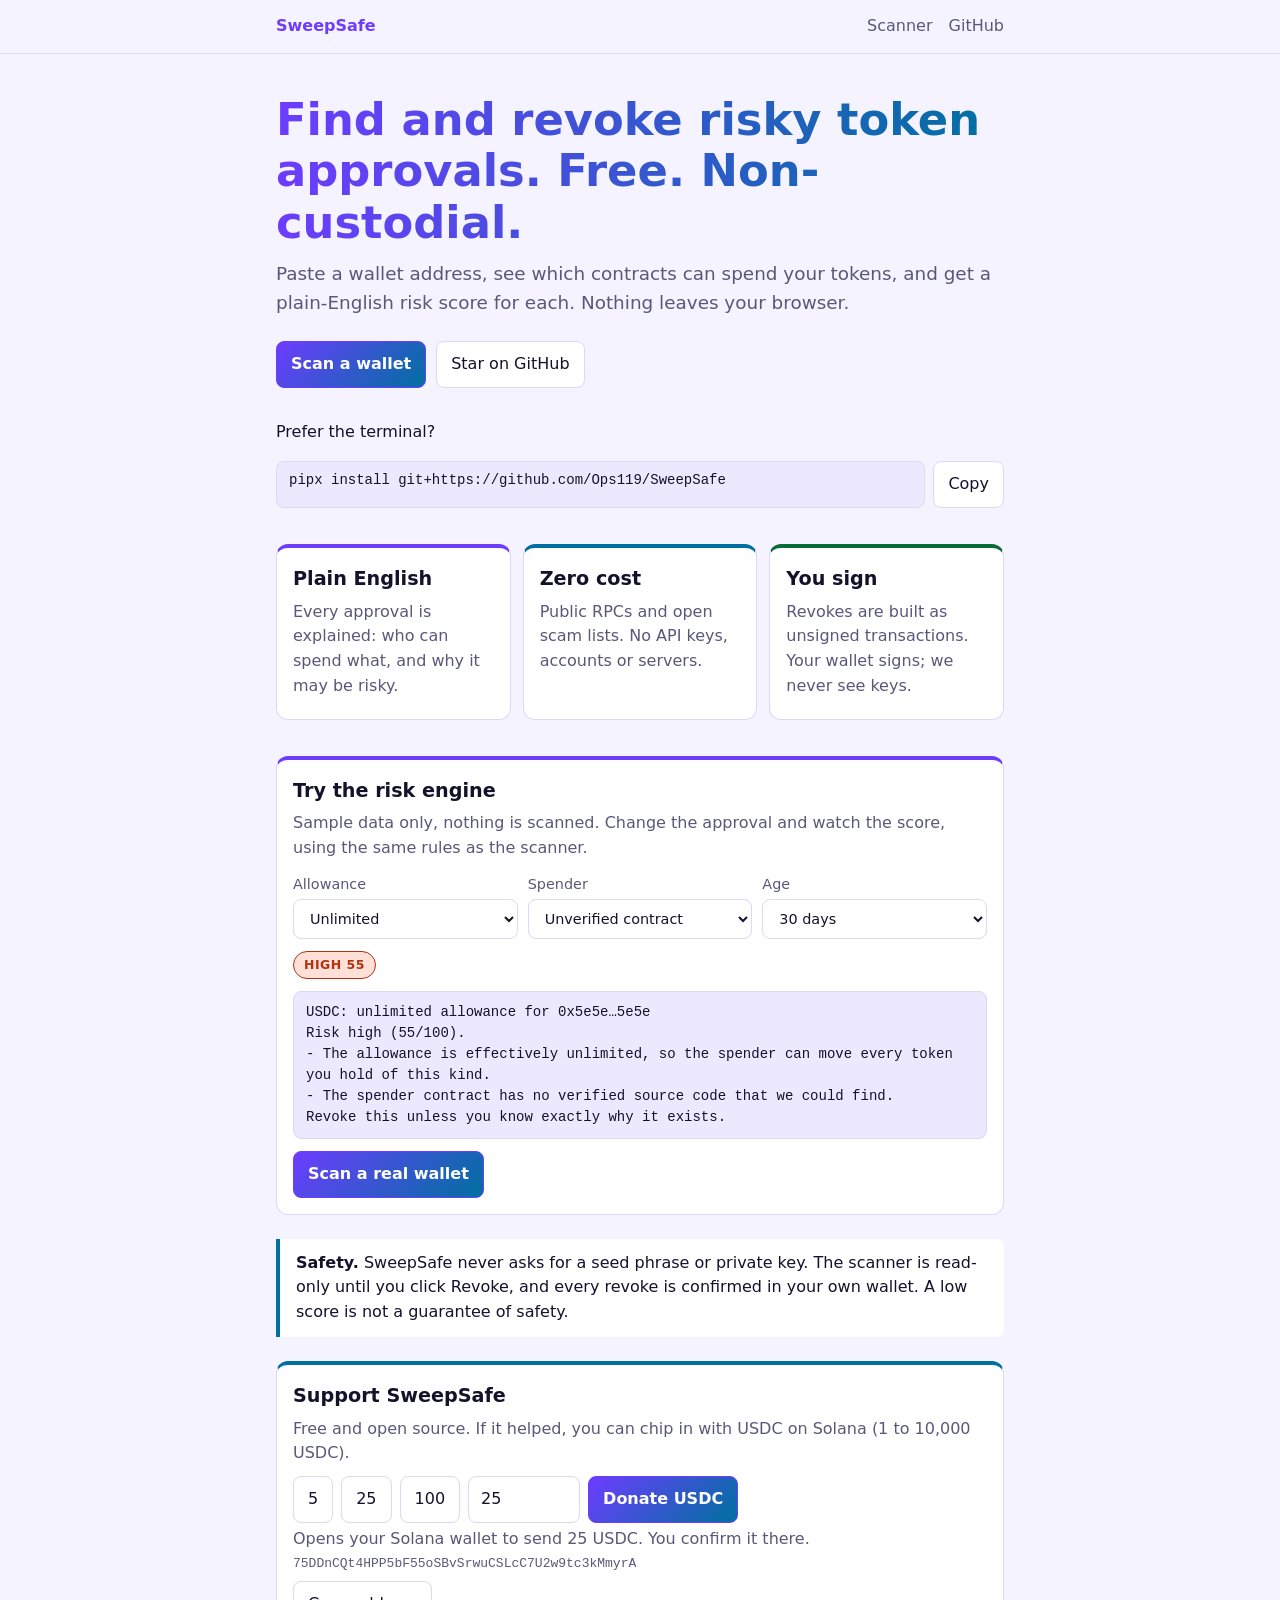
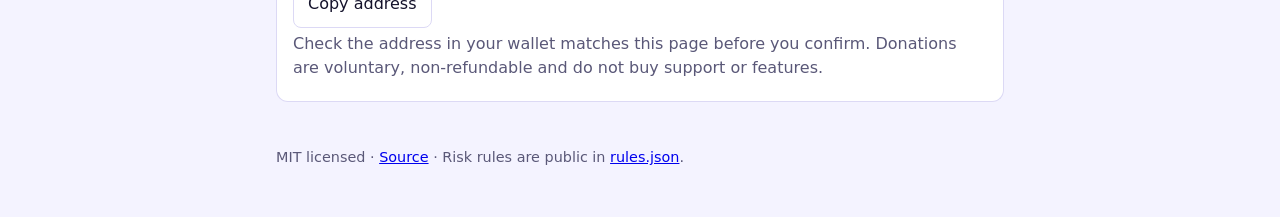
<file: docs/index.html>
<!doctype html>
<html lang="en">
<head>
<meta charset="utf-8">
<meta name="viewport" content="width=device-width,initial-scale=1">
<meta http-equiv="Content-Security-Policy" content="default-src 'none'; script-src 'self'; style-src 'self'; img-src 'self' data:; connect-src 'self'; base-uri 'none'; form-action 'none'">
<title>SweepSafe — find and revoke risky token approvals</title>
<meta name="description" content="Free, open-source, non-custodial scanner for risky ERC-20 approvals on Ethereum, Base and Arbitrum.">
<link rel="stylesheet" href="style.css">
</head>
<body>
<header class="top"><div class="wrap">
<a class="brand" href="./">SweepSafe</a>
<nav><a href="report.html">Scanner</a><a href="https://github.com/Ops119/SweepSafe">GitHub</a></nav>
</div></header>
<main class="wrap">
<h1>Find and revoke risky token approvals. Free. Non-custodial.</h1>
<p class="lead">Paste a wallet address, see which contracts can spend your tokens, and get a plain-English risk score for each. Nothing leaves your browser.</p>
<div class="cta">
<a class="btn primary" href="report.html">Scan a wallet</a>
<a class="btn" href="https://github.com/Ops119/SweepSafe">Star on GitHub</a>
</div>
<p>Prefer the terminal?</p>
<div class="cmd"><code id="cmd">pipx install git+https://github.com/Ops119/SweepSafe</code><button id="copy" type="button">Copy</button></div>
<div class="features">
<div class="card"><h2>Plain English</h2><p>Every approval is explained: who can spend what, and why it may be risky.</p></div>
<div class="card"><h2>Zero cost</h2><p>Public RPCs and open scam lists. No API keys, accounts or servers.</p></div>
<div class="card"><h2>You sign</h2><p>Revokes are built as unsigned transactions. Your wallet signs; we never see keys.</p></div>
</div>
<section class="card demo" id="demo" aria-labelledby="demo-h">
<h2 id="demo-h">Try the risk engine</h2>
<p>Sample data only, nothing is scanned. Change the approval and watch the score, using the same rules as the scanner.</p>
<div class="demo-controls">
<label>Allowance <select id="demo-allowance"><option value="unlimited">Unlimited</option><option value="limited">500 USDC</option></select></label>
<label>Spender <select id="demo-spender"><option value="unverified">Unverified contract</option><option value="verified">Verified contract</option><option value="wallet">Plain wallet</option><option value="scam">Known scam address</option></select></label>
<label>Age <select id="demo-age"><option value="30">30 days</option><option value="400">400 days</option></select></label>
</div>
<div class="row"><span class="badge low" id="demo-badge">LOW 0</span></div>
<pre class="demo-out" id="demo-out" aria-live="polite"></pre>
<a class="btn primary" href="report.html">Scan a real wallet</a>
</section>
<div class="notice"><strong>Safety.</strong> SweepSafe never asks for a seed phrase or private key. The scanner is read-only until you click Revoke, and every revoke is confirmed in your own wallet. A low score is not a guarantee of safety.</div>
<section class="card donate" id="donate" aria-labelledby="donate-h">
<h2 id="donate-h">Support SweepSafe</h2>
<p>Free and open source. If it helped, you can chip in with USDC on Solana (1 to 10,000 USDC).</p>
<div class="row">
<button type="button" data-preset="5">5</button><button type="button" data-preset="25">25</button><button type="button" data-preset="100">100</button>
<label class="sr-only" for="donate-amount">Amount in USDC</label>
<input id="donate-amount" data-amount inputmode="decimal" value="25" size="8">
<a class="btn primary" data-pay rel="noopener">Donate USDC</a>
</div>
<p class="status" data-note role="status"></p>
<p class="mono" data-address></p>
<div class="row"><button type="button" data-copy>Copy address</button></div>
<p>Check the address in your wallet matches this page before you confirm. Donations are voluntary, non-refundable and do not buy support or features.</p>
</section>
<footer>MIT licensed · <a href="https://github.com/Ops119/SweepSafe">Source</a> · Risk rules are public in <a href="rules.json">rules.json</a>.</footer>
</main>
<script src="sweepsafe.js"></script>
<script src="landing.js"></script>
<script src="demo.js"></script>
<script src="donate.js"></script>
</body>
</html>
</file>
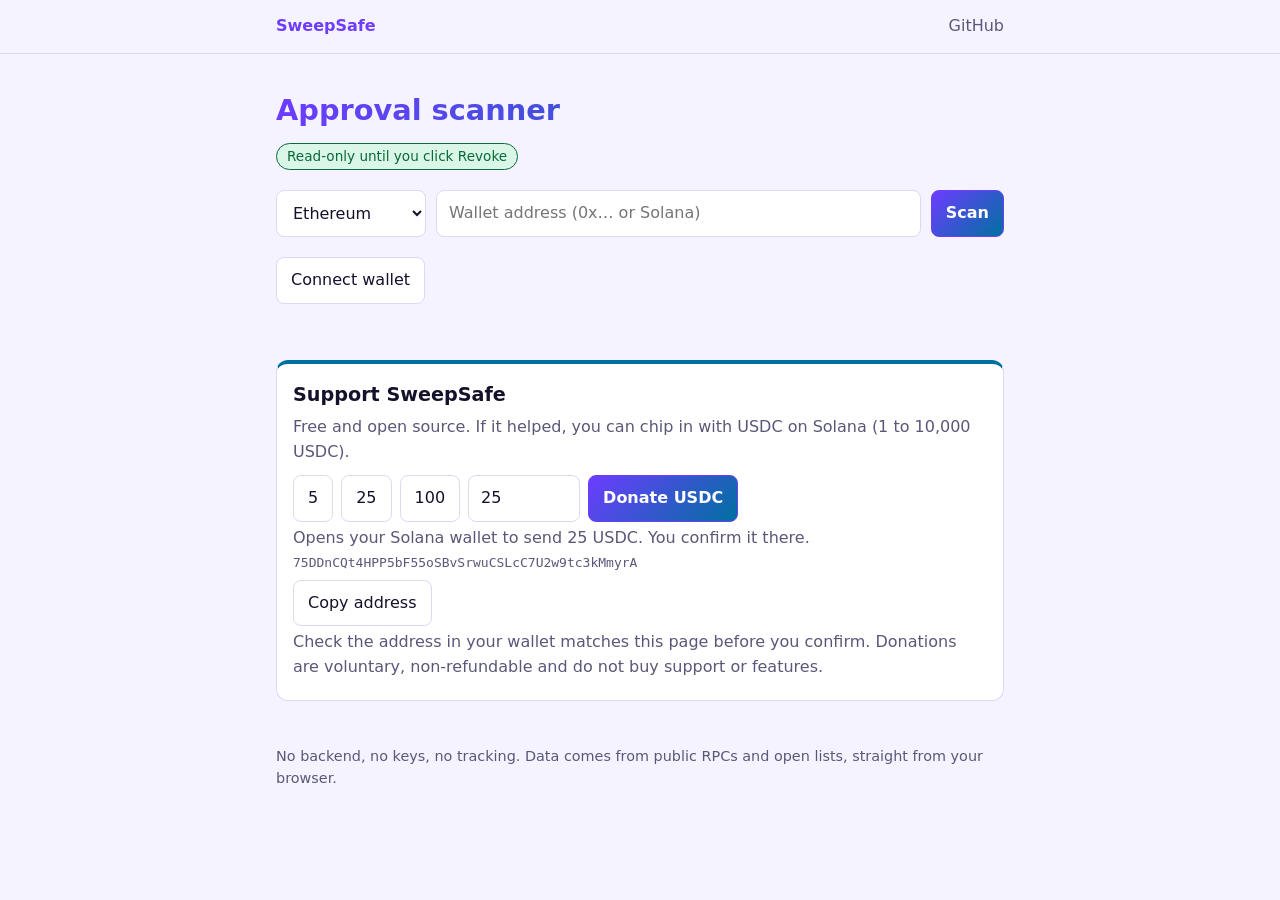
<file: docs/report.html>
<!doctype html>
<html lang="en">
<head>
<meta charset="utf-8">
<meta name="viewport" content="width=device-width,initial-scale=1">
<meta http-equiv="Content-Security-Policy" content="default-src 'none'; script-src 'self'; style-src 'self'; img-src 'self' data:; connect-src 'self' https:; base-uri 'none'; form-action 'none'">
<title>SweepSafe scanner</title>
<link rel="stylesheet" href="style.css">
</head>
<body>
<header class="top"><div class="wrap">
<a class="brand" href="./">SweepSafe</a>
<nav><a href="https://github.com/Ops119/SweepSafe">GitHub</a></nav>
</div></header>
<main class="wrap">
<h1 class="small">Approval scanner</h1>
<p><span class="mode" id="mode">Read-only until you click Revoke</span></p>
<form class="scan" id="form" autocomplete="off">
<label class="sr-only" for="chain">Chain</label>
<select id="chain"><option value="ethereum">Ethereum</option><option value="base">Base</option><option value="arbitrum">Arbitrum</option><option value="optimism">Optimism</option><option value="polygon">Polygon</option><option value="bnb">BNB Chain</option><option value="avalanche">Avalanche</option><option value="linea">Linea</option><option value="robinhood">Robinhood Chain</option><option value="solana">Solana</option></select>
<label class="sr-only" for="address">Wallet address</label>
<input id="address" placeholder="Wallet address (0x… or Solana)" spellcheck="false" required>
<button class="primary" id="go" type="submit">Scan</button>
</form>
<div class="row"><button type="button" id="connect">Connect wallet</button><button type="button" id="share" class="hidden">Copy share link</button></div>
<section class="card hidden" id="wallet-picker" aria-labelledby="wallet-h">
<h2 id="wallet-h">Choose a wallet</h2>
<div class="row" id="wallet-list"></div>
<div class="row" id="wallet-install"></div>
<p>Connecting only shares your public address. Nothing is sent until you click Revoke and confirm in the wallet.</p>
<button type="button" id="wallet-close">Close</button>
</section>
<p class="status" id="status" role="status" aria-live="polite"></p>
<progress id="bar" class="hidden" max="100" value="0"></progress>
<div id="warnings"></div>
<div id="results"></div>
<section class="card donate" id="donate" aria-labelledby="donate-h">
<h2 id="donate-h">Support SweepSafe</h2>
<p>Free and open source. If it helped, you can chip in with USDC on Solana (1 to 10,000 USDC).</p>
<div class="row">
<button type="button" data-preset="5">5</button><button type="button" data-preset="25">25</button><button type="button" data-preset="100">100</button>
<label class="sr-only" for="donate-amount">Amount in USDC</label>
<input id="donate-amount" data-amount inputmode="decimal" value="25" size="8">
<a class="btn primary" data-pay rel="noopener">Donate USDC</a>
</div>
<p class="status" data-note role="status"></p>
<p class="mono" data-address></p>
<div class="row"><button type="button" data-copy>Copy address</button></div>
<p>Check the address in your wallet matches this page before you confirm. Donations are voluntary, non-refundable and do not buy support or features.</p>
</section>
<footer>No backend, no keys, no tracking. Data comes from public RPCs and open lists, straight from your browser.</footer>
</main>
<script src="sweepsafe.js"></script>
<script src="wallets.js"></script>
<script src="app.js"></script>
<script src="donate.js"></script>
</body>
</html>
</file>
<file: docs/style.css>
:root{--bg:#f4f3ff;--fg:#14122b;--muted:#5a5878;--card:#fff;--line:#dcd9f5;--accent:#6d3cff;--accent2:#0070a0;--accent-fg:#fff;
--low:#0a6a38;--medium:#8a4d00;--high:#b43010;--critical:#b0113c;--code:#ece9ff;--low-bg:#d9f6e6;--medium-bg:#ffefcf;--high-bg:#ffe0d6;--critical-bg:#ffd9e3}
@media (prefers-color-scheme:dark){:root{--bg:#0c0a1d;--fg:#ecebff;--muted:#a4a1c8;--card:#17142e;--line:#2c2850;
--accent:#9b7bff;--accent2:#2ee6ff;--accent-fg:#0c0a1d;--low:#3ddc97;--medium:#ffb534;--high:#ff7a4d;--critical:#ff5c85;--code:#201c40;
--low-bg:#12392b;--medium-bg:#3d2c0c;--high-bg:#3f1d12;--critical-bg:#40121f}}
*{box-sizing:border-box}
body{margin:0;background:var(--bg);color:var(--fg);font:16px/1.55 system-ui,-apple-system,Segoe UI,Roboto,sans-serif}
.wrap{max-width:760px;margin:0 auto;padding:0 16px}
header.top{border-bottom:1px solid var(--line)}
header.top .wrap{display:flex;align-items:center;justify-content:space-between;padding:14px 16px}
.brand{font-weight:800;color:var(--accent);text-decoration:none}
nav a{margin-left:16px;color:var(--muted);text-decoration:none}
nav a:hover{color:var(--fg)}
h1{font-size:clamp(1.9rem,6vw,2.8rem);line-height:1.15;margin:40px 0 12px;color:var(--accent)}
@supports (-webkit-background-clip:text) or (background-clip:text){h1{background:linear-gradient(90deg,var(--accent),var(--accent2));-webkit-background-clip:text;background-clip:text;color:transparent}}
@media (forced-colors:active){h1{background:none;color:CanvasText}}
h2{font-size:1.2rem;margin:0 0 6px}
.lead{font-size:1.15rem;color:var(--muted);margin:0 0 24px}
.cmd{display:flex;gap:8px;align-items:stretch;margin:16px 0}
.cmd code{flex:1;overflow-x:auto;white-space:nowrap;background:var(--code);border:1px solid var(--line);border-radius:8px;padding:10px 12px;font:14px ui-monospace,Menlo,Consolas,monospace}
button,.btn{font:inherit;cursor:pointer;border-radius:8px;border:1px solid var(--line);background:var(--card);color:var(--fg);padding:10px 14px;text-decoration:none;display:inline-block}
button.primary,.btn.primary{background:linear-gradient(135deg,var(--accent),var(--accent2));color:var(--accent-fg);border-color:var(--accent);font-weight:600}
button:disabled{opacity:.5;cursor:not-allowed}
button:focus-visible,a:focus-visible,input:focus-visible,select:focus-visible{outline:3px solid var(--accent);outline-offset:2px}
.cta{display:flex;flex-wrap:wrap;gap:10px;margin:8px 0 32px}
.features{display:grid;gap:12px;margin:24px 0}
.features .card:nth-child(1){border-top:4px solid var(--accent)}.features .card:nth-child(2){border-top:4px solid var(--accent2)}.features .card:nth-child(3){border-top:4px solid var(--low)}
@media(min-width:640px){.features{grid-template-columns:repeat(3,1fr)}}
.card{background:var(--card);border:1px solid var(--line);border-radius:12px;padding:16px;margin:12px 0}
.card p{margin:4px 0;color:var(--muted)}
.notice{border-left:4px solid var(--accent2);background:var(--card);padding:12px 16px;border-radius:0 8px 8px 0;margin:24px 0}
footer{color:var(--muted);font-size:.9rem;padding:32px 0 48px}
form.scan{display:grid;gap:10px;margin:20px 0}
@media(min-width:640px){form.scan{grid-template-columns:150px 1fr auto}}
input,select{font:inherit;padding:10px 12px;border-radius:8px;border:1px solid var(--line);background:var(--card);color:var(--fg);min-width:0}
.status{min-height:1.5em;color:var(--muted)}
.mode{display:inline-block;font-size:.85rem;padding:2px 10px;border:1px solid var(--low);border-radius:99px;color:var(--low);background:var(--low-bg)}
.badge{display:inline-block;font-size:.78rem;font-weight:800;letter-spacing:.04em;padding:3px 10px;border-radius:99px;border:1px solid currentColor}
.badge.low{color:var(--low);background:var(--low-bg)}.badge.medium{color:var(--medium);background:var(--medium-bg)}.badge.high{color:var(--high);background:var(--high-bg)}.badge.critical{color:var(--critical);background:var(--critical-bg)}
.card.lvl-low{border-left:6px solid var(--low)}.card.lvl-medium{border-left:6px solid var(--medium)}.card.lvl-high{border-left:6px solid var(--high)}.card.lvl-critical{border-left:6px solid var(--critical)}
.row{display:flex;gap:8px;flex-wrap:wrap;align-items:center;margin-top:10px}
.warn{background:var(--card);border:1px solid var(--medium);border-radius:8px;padding:8px 12px;margin:8px 0;font-size:.92rem}
.mono{font:13px ui-monospace,Menlo,Consolas,monospace;word-break:break-all}
.hidden{display:none}
progress{width:100%}
h1.small{font-size:1.8rem}
.donate{border-top:4px solid var(--accent2)}.donate input{width:7rem}.btn[aria-disabled="true"]{opacity:.5;pointer-events:none}
.demo-controls{display:grid;gap:10px;margin:12px 0}@media(min-width:640px){.demo-controls{grid-template-columns:repeat(3,1fr)}}.demo-controls label{display:grid;gap:4px;color:var(--muted);font-size:.9rem}.demo-out{white-space:pre-wrap;word-break:break-word;background:var(--code);border:1px solid var(--line);border-radius:8px;padding:10px 12px;margin:12px 0;font:14px/1.5 ui-monospace,Menlo,Consolas,monospace}.demo{border-top:4px solid var(--accent)}
.sr-only{position:absolute;width:1px;height:1px;margin:-1px;padding:0;overflow:hidden;clip:rect(0 0 0 0);white-space:nowrap;border:0}
#wallet-list button{display:inline-flex;align-items:center;gap:8px}#wallet-list img{border-radius:4px}
</file>
